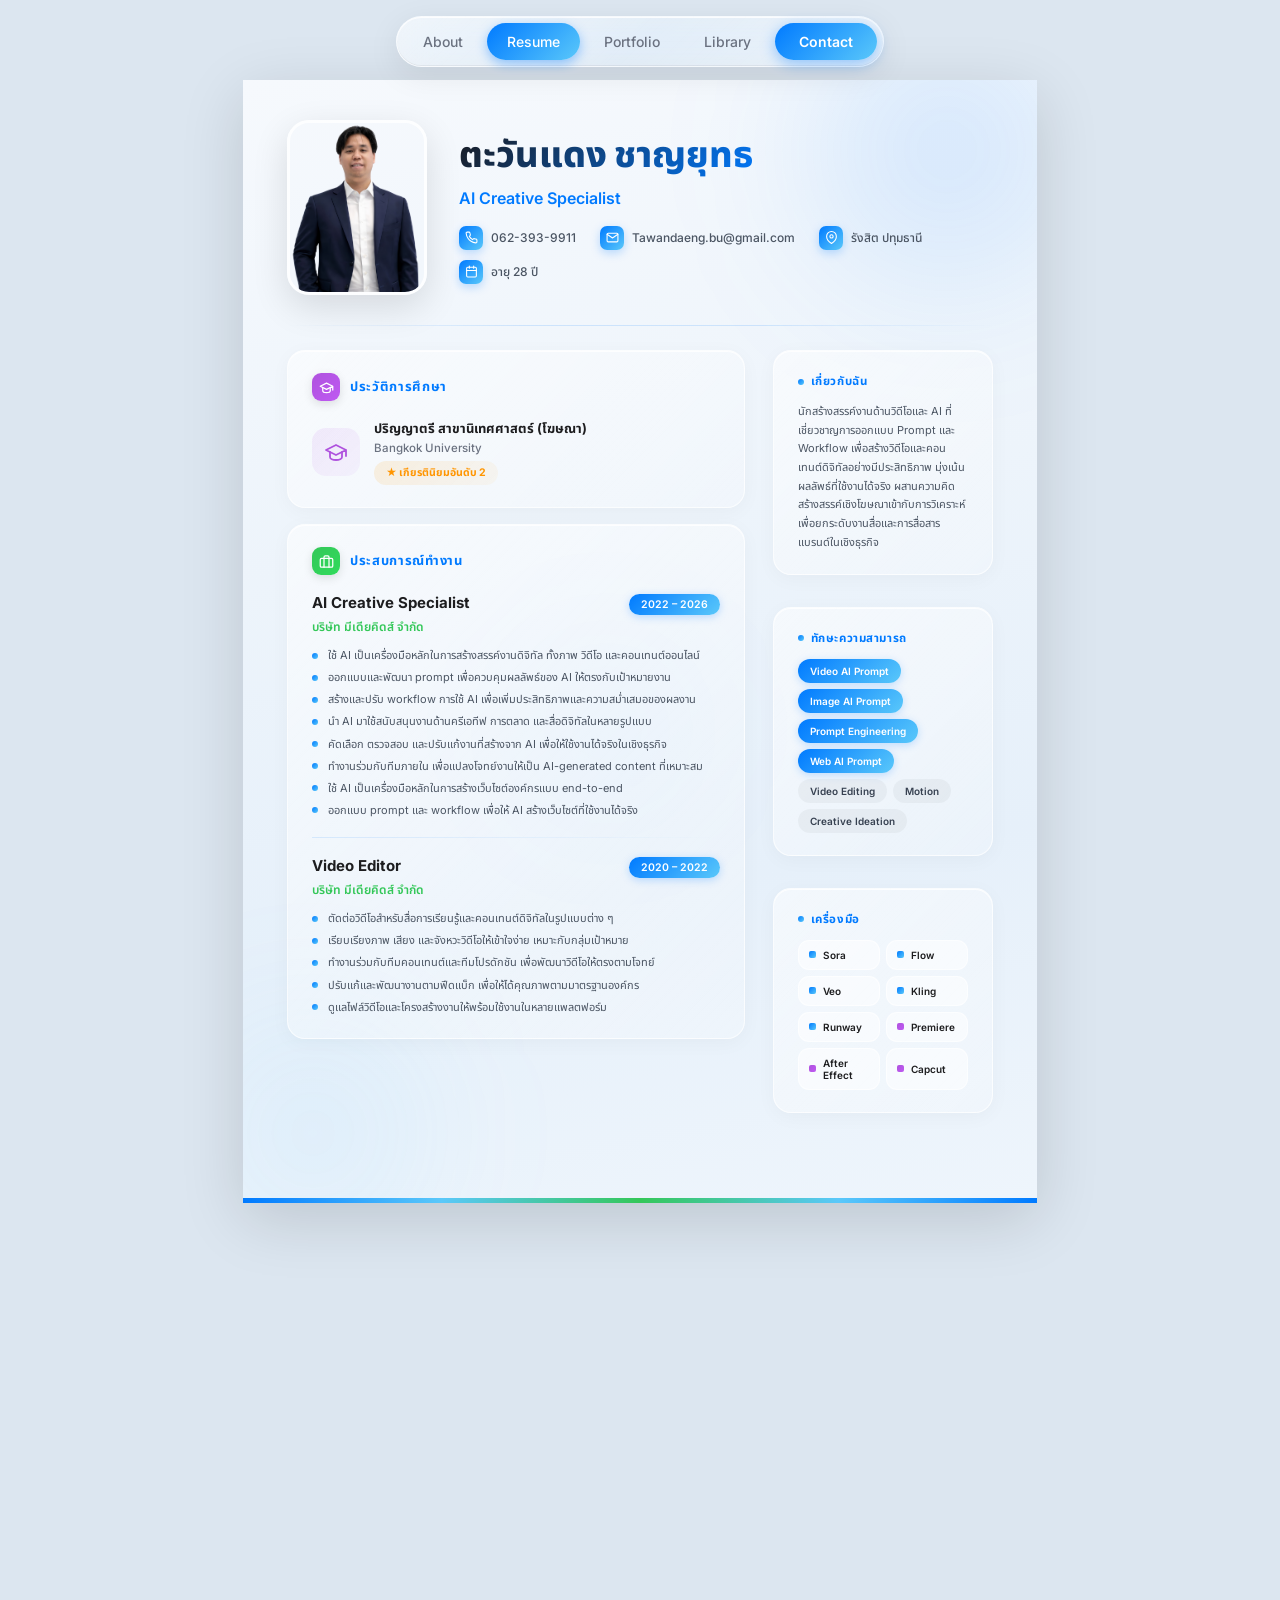
<file: resume.html>
<!DOCTYPE html>
<html lang="th">

<head>
    <meta charset="UTF-8">
    <meta name="viewport" content="width=device-width, initial-scale=1.0">
    <title>Resume - ตะวันแดง ชาญยุทธ</title>
    <link rel="preconnect" href="https://fonts.googleapis.com">
    <link rel="preconnect" href="https://fonts.gstatic.com" crossorigin>
    <link
        href="https://fonts.googleapis.com/css2?family=Inter:wght@300;400;500;600;700;800&family=Noto+Sans+Thai:wght@300;400;500;600;700;800&display=swap"
        rel="stylesheet">
    <style>
        @page {
            size: A4;
            margin: 0;
        }

        * {
            margin: 0;
            padding: 0;
            box-sizing: border-box;
        }

        body {
            font-family: 'Inter', 'Noto Sans Thai', -apple-system, sans-serif;
            -webkit-font-smoothing: antialiased;
            background: #dce6f0;
            display: flex;
            flex-direction: column;
            align-items: center;
            padding: 24px;
            padding-top: 80px;
        }

        /* Navigation */
        .site-nav {
            position: fixed;
            top: 16px;
            left: 50%;
            transform: translateX(-50%);
            z-index: 100;
            padding: 6px;
            display: flex;
            align-items: center;
            gap: 4px;
            background: linear-gradient(135deg, rgba(255, 255, 255, 0.6) 0%, rgba(255, 255, 255, 0.3) 50%, rgba(255, 255, 255, 0.5) 100%);
            backdrop-filter: blur(20px) saturate(180%);
            -webkit-backdrop-filter: blur(20px) saturate(180%);
            border: 1px solid rgba(255, 255, 255, 0.6);
            border-radius: 100px;
            box-shadow: 0 8px 32px rgba(0, 0, 0, 0.08), inset 0 1px 0 rgba(255, 255, 255, 0.8), inset 0 -1px 0 rgba(0, 0, 0, 0.05);
        }

        .nav-item {
            padding: 10px 20px;
            color: #6b7280;
            text-decoration: none;
            font-size: 14px;
            font-weight: 500;
            border-radius: 100px;
            transition: all 0.2s ease;
        }

        .nav-item:hover {
            color: #1d1d1f;
            background: rgba(255, 255, 255, 0.5);
        }

        .nav-item.active {
            color: white;
            background: linear-gradient(135deg, #007AFF, #5AC8FA);
            box-shadow: 0 4px 12px rgba(0, 122, 255, 0.4);
        }

        .nav-cta {
            padding: 10px 24px;
            background: linear-gradient(135deg, #007AFF, #5AC8FA);
            color: white;
            text-decoration: none;
            font-size: 14px;
            font-weight: 600;
            border-radius: 100px;
            transition: all 0.2s ease;
            box-shadow: 0 4px 15px rgba(0, 122, 255, 0.4);
        }

        .nav-cta:hover {
            transform: scale(1.05);
            box-shadow: 0 6px 20px rgba(0, 122, 255, 0.5);
        }

        @media print {
            .site-nav {
                display: none;
            }

            body {
                padding-top: 0;
            }
        }

        @media print {
            body {
                padding: 0;
                padding-top: 0;
                background: white;
            }

            .page {
                box-shadow: none !important;
                transform: scale(1) !important;
                margin-bottom: 0 !important;
                width: 210mm !important;
                height: 297mm !important;
                aspect-ratio: auto !important;
                max-width: none !important;
            }
        }

        .page {
            width: 210mm;
            height: 297mm;
            overflow: hidden;
            position: relative;
            background: linear-gradient(170deg, #f6f9fd 0%, #edf4fb 40%, #e6f0fa 70%, #eef5fc 100%);
            box-shadow: 0 16px 60px rgba(0, 0, 0, 0.14);
            transform: scale(2);
            transform-origin: top center;
            margin-bottom: 297mm;
        }

        /* Blobs */
        .blob {
            position: absolute;
            border-radius: 50%;
            filter: blur(70px);
            pointer-events: none;
            z-index: 0;
        }

        .b1 {
            width: 380px;
            height: 380px;
            background: radial-gradient(circle, rgba(0, 122, 255, 0.18), transparent 70%);
            top: -120px;
            right: -100px;
        }

        .b2 {
            width: 300px;
            height: 300px;
            background: radial-gradient(circle, rgba(90, 200, 250, 0.14), transparent 70%);
            bottom: -80px;
            left: -80px;
        }

        .b3 {
            width: 220px;
            height: 220px;
            background: radial-gradient(circle, rgba(0, 122, 255, 0.08), transparent 70%);
            top: 48%;
            left: 32%;
        }

        /* ═══ HERO ═══ */
        .hero {
            position: relative;
            z-index: 1;
            display: flex;
            align-items: center;
            gap: 32px;
            padding: 40px 44px 30px;
        }

        .photo {
            width: 140px;
            height: 175px;
            border-radius: 22px;
            object-fit: cover;
            object-position: top center;
            border: 3px solid rgba(255, 255, 255, 0.8);
            box-shadow: 0 12px 36px rgba(0, 0, 0, 0.12);
            flex-shrink: 0;
        }

        .hero-info {
            flex: 1;
        }

        .hero-name {
            font-size: 36px;
            font-weight: 800;
            line-height: 1.3;
            padding-bottom: 4px;
            background: linear-gradient(135deg, #1a1a1f 0%, #007AFF 60%, #5AC8FA 100%);
            -webkit-background-clip: text;
            background-clip: text;
            -webkit-text-fill-color: transparent;
            margin-bottom: 6px;
        }

        .hero-role {
            font-size: 16px;
            font-weight: 600;
            color: #007AFF;
            margin-bottom: 18px;
        }

        .hero-contacts {
            display: flex;
            flex-wrap: wrap;
            gap: 10px 24px;
        }

        .hc {
            display: flex;
            align-items: center;
            gap: 8px;
            font-size: 12px;
            color: #4b5563;
            font-weight: 500;
        }

        .hc-icon {
            width: 24px;
            height: 24px;
            background: linear-gradient(135deg, #007AFF, #5AC8FA);
            border-radius: 7px;
            display: flex;
            align-items: center;
            justify-content: center;
            flex-shrink: 0;
            box-shadow: 0 3px 10px rgba(0, 122, 255, 0.25);
        }

        .hc-icon svg {
            width: 13px;
            height: 13px;
            fill: none;
            stroke: white;
            stroke-width: 2;
            stroke-linecap: round;
            stroke-linejoin: round;
        }

        /* Separator */
        .sep {
            height: 1px;
            margin: 0 44px;
            background: linear-gradient(90deg, transparent, rgba(0, 122, 255, 0.15), rgba(0, 122, 255, 0.15), transparent);
            position: relative;
            z-index: 1;
        }

        /* ═══ BODY ═══ */
        .body {
            position: relative;
            z-index: 1;
            display: grid;
            grid-template-columns: 1fr 220px;
            gap: 0 28px;
            padding: 24px 44px 40px;
            align-items: start;
        }

        /* ═══ GLASS CARD ═══ */
        .card {
            background: linear-gradient(135deg, rgba(255, 255, 255, 0.52), rgba(255, 255, 255, 0.22));
            border: 1px solid rgba(255, 255, 255, 0.65);
            border-radius: 18px;
            padding: 22px 24px;
            box-shadow: 0 4px 20px rgba(0, 0, 0, 0.035), inset 0 1px 0 rgba(255, 255, 255, 0.8);
            margin-bottom: 16px;
        }

        .card:last-child {
            margin-bottom: 0;
        }

        /* Section header */
        .sh {
            display: flex;
            align-items: center;
            gap: 10px;
            margin-bottom: 18px;
        }

        .sh-icon {
            width: 28px;
            height: 28px;
            border-radius: 9px;
            display: flex;
            align-items: center;
            justify-content: center;
            flex-shrink: 0;
            box-shadow: 0 3px 10px rgba(0, 0, 0, 0.12);
        }

        .sh-icon svg {
            width: 15px;
            height: 15px;
            fill: none;
            stroke: white;
            stroke-width: 2;
            stroke-linecap: round;
            stroke-linejoin: round;
        }

        .sh-icon.green {
            background: linear-gradient(135deg, #34C759, #30DB5B);
        }

        .sh-icon.purple {
            background: linear-gradient(135deg, #AF52DE, #BF5AF2);
        }

        .sh-text {
            font-size: 13px;
            font-weight: 700;
            text-transform: uppercase;
            letter-spacing: 0.05em;
            color: #007AFF;
        }

        /* ═══ EXPERIENCE ═══ */
        .exp {
            margin-bottom: 18px;
        }

        .exp:last-child {
            margin-bottom: 0;
        }

        .exp-top {
            display: flex;
            justify-content: space-between;
            align-items: baseline;
            margin-bottom: 3px;
            gap: 12px;
        }

        .exp-role {
            font-size: 15px;
            font-weight: 700;
            color: #1d1d1f;
            line-height: 1.3;
        }

        .exp-date {
            font-size: 10.5px;
            font-weight: 600;
            color: white;
            padding: 4px 12px;
            background: linear-gradient(135deg, #007AFF, #5AC8FA);
            border-radius: 100px;
            white-space: nowrap;
            box-shadow: 0 2px 8px rgba(0, 122, 255, 0.25);
        }

        .exp-co {
            font-size: 12px;
            font-weight: 600;
            color: #34C759;
            margin-bottom: 10px;
        }

        .exp-list {
            list-style: none;
        }

        .exp-list li {
            position: relative;
            padding-left: 16px;
            font-size: 11px;
            color: #4b5563;
            line-height: 1.65;
            margin-bottom: 4px;
        }

        .exp-list li:last-child {
            margin-bottom: 0;
        }

        .exp-list li::before {
            content: '';
            position: absolute;
            left: 0;
            top: 6.5px;
            width: 6px;
            height: 6px;
            border-radius: 50%;
            background: linear-gradient(135deg, #007AFF, #5AC8FA);
        }

        .exp-sep {
            height: 1px;
            background: linear-gradient(90deg, rgba(0, 122, 255, 0.12), rgba(0, 122, 255, 0.06), transparent);
            margin: 18px 0;
        }

        /* ═══ EDUCATION ═══ */
        .edu {
            display: flex;
            align-items: center;
            gap: 14px;
        }

        .edu-badge {
            width: 48px;
            height: 48px;
            background: linear-gradient(135deg, rgba(175, 82, 222, 0.1), rgba(191, 90, 242, 0.06));
            border-radius: 14px;
            display: flex;
            align-items: center;
            justify-content: center;
            flex-shrink: 0;
        }

        .edu-badge svg {
            width: 24px;
            height: 24px;
            fill: none;
            stroke: #AF52DE;
            stroke-width: 1.8;
            stroke-linecap: round;
            stroke-linejoin: round;
        }

        .edu-deg {
            font-size: 13px;
            font-weight: 700;
            color: #1d1d1f;
            margin-bottom: 2px;
        }

        .edu-school {
            font-size: 11.5px;
            font-weight: 500;
            color: #6b7280;
            margin-bottom: 5px;
        }

        .edu-honor {
            display: inline-flex;
            align-items: center;
            gap: 5px;
            padding: 4px 12px;
            background: linear-gradient(135deg, rgba(255, 150, 0, 0.12), rgba(255, 179, 64, 0.06));
            border-radius: 100px;
            font-size: 10.5px;
            font-weight: 700;
            color: #FF9500;
        }

        /* ═══ RIGHT SIDEBAR ═══ */
        .right {
            display: flex;
            flex-direction: column;
            gap: 16px;
        }

        .sb-title {
            display: flex;
            align-items: center;
            gap: 7px;
            font-size: 11.5px;
            font-weight: 700;
            text-transform: uppercase;
            letter-spacing: 0.05em;
            color: #007AFF;
            margin-bottom: 12px;
        }

        .sb-dot {
            width: 6px;
            height: 6px;
            background: linear-gradient(135deg, #007AFF, #5AC8FA);
            border-radius: 50%;
        }

        .about-text {
            font-size: 11px;
            line-height: 1.7;
            color: #4b5563;
        }

        /* Skills */
        .tags {
            display: flex;
            flex-wrap: wrap;
            gap: 6px;
        }

        .tag {
            padding: 6px 12px;
            border-radius: 100px;
            font-size: 10px;
            font-weight: 600;
            background: rgba(0, 0, 0, 0.04);
            color: #374151;
        }

        .tag.hl {
            background: linear-gradient(135deg, #007AFF, #5AC8FA);
            color: white;
            box-shadow: 0 2px 8px rgba(0, 122, 255, 0.22);
        }

        /* Tools */
        .tools {
            display: grid;
            grid-template-columns: 1fr 1fr;
            gap: 6px;
        }

        .tool {
            display: flex;
            align-items: center;
            gap: 7px;
            padding: 8px 10px;
            background: rgba(255, 255, 255, 0.5);
            border: 1px solid rgba(255, 255, 255, 0.6);
            border-radius: 11px;
            font-size: 10px;
            font-weight: 600;
            color: #1d1d1f;
        }

        .tool-dot {
            width: 7px;
            height: 7px;
            border-radius: 2px;
            flex-shrink: 0;
        }

        .tool-dot.ai {
            background: linear-gradient(135deg, #007AFF, #5AC8FA);
        }

        .tool-dot.edit {
            background: linear-gradient(135deg, #AF52DE, #BF5AF2);
        }

        /* Bottom strip */
        .bottom-strip {
            position: absolute;
            bottom: 0;
            left: 0;
            right: 0;
            height: 5px;
            background: linear-gradient(90deg, #007AFF, #5AC8FA, #34C759, #5AC8FA, #007AFF);
            z-index: 2;
        }

        /* ═══ PAGE ENTRANCE ANIMATIONS ═══ */
        @keyframes pageSlideUp {
            from {
                opacity: 0;
                transform: translateY(60px) scale(0.97);
            }

            to {
                opacity: 1;
                transform: translateY(0) scale(1);
            }
        }

        @keyframes fadeSlideUp {
            from {
                opacity: 0;
                transform: translateY(30px);
            }

            to {
                opacity: 1;
                transform: translateY(0);
            }
        }

        @keyframes fadeIn {
            from {
                opacity: 0;
            }

            to {
                opacity: 1;
            }
        }

        .page {
            animation: pageSlideUp 0.8s cubic-bezier(0.16, 1, 0.3, 1) forwards;
        }

        .hero {
            animation: fadeSlideUp 0.6s ease 0.2s both;
        }

        .sep {
            animation: fadeIn 0.4s ease 0.4s both;
        }

        .left .card:nth-child(1) {
            animation: fadeSlideUp 0.5s ease 0.4s both;
        }

        .left .card:nth-child(2) {
            animation: fadeSlideUp 0.5s ease 0.55s both;
        }

        .right .card:nth-child(1) {
            animation: fadeSlideUp 0.5s ease 0.5s both;
        }

        .right .card:nth-child(2) {
            animation: fadeSlideUp 0.5s ease 0.6s both;
        }

        .right .card:nth-child(3) {
            animation: fadeSlideUp 0.5s ease 0.7s both;
        }

        .site-nav {
            animation: fadeIn 0.5s ease 0.1s both;
        }

        /* ═══ MOBILE RESPONSIVE ═══ */
        @media (max-width: 768px) {
            body {
                padding: 12px;
                padding-top: 70px;
                background: linear-gradient(180deg,
                        #f8fafc 0%,
                        #f0f7fc 25%,
                        #e8f4fc 50%,
                        #f0f8ff 75%,
                        #e4f0f8 100%);
                background-attachment: fixed;
            }

            .page {
                width: 100%;
                height: auto;
                transform: none;
                margin-bottom: 0;
                border-radius: 18px;
            }

            .hero {
                flex-direction: column;
                text-align: center;
                padding: 28px 20px 20px;
                gap: 20px;
            }

            .photo {
                width: 110px;
                height: 138px;
                border-radius: 18px;
            }

            .hero-name {
                font-size: 26px;
            }

            .hero-role {
                font-size: 14px;
            }

            .hero-contacts {
                justify-content: center;
                gap: 8px 16px;
            }

            .hc {
                font-size: 11px;
            }

            .sep {
                margin: 0 20px;
            }

            .body {
                grid-template-columns: 1fr;
                gap: 16px;
                padding: 16px 20px 28px;
            }

            .card {
                padding: 18px 20px;
                border-radius: 14px;
                margin-bottom: 12px;
            }

            .sh-icon {
                width: 24px;
                height: 24px;
                border-radius: 7px;
            }

            .sh-icon svg {
                width: 12px;
                height: 12px;
            }

            .sh-text {
                font-size: 12px;
            }

            .exp-role {
                font-size: 13px;
            }

            .exp-date {
                font-size: 9.5px;
                padding: 3px 10px;
            }

            .exp-list li {
                font-size: 10.5px;
                padding-left: 14px;
            }

            .edu-deg {
                font-size: 12px;
            }

            .edu-school {
                font-size: 11px;
            }

            .edu-badge {
                width: 40px;
                height: 40px;
            }

            .sb-title {
                font-size: 11px;
            }

            .about-text {
                font-size: 10.5px;
            }

            .tag {
                font-size: 9px;
                padding: 5px 10px;
            }

            .tool {
                font-size: 9.5px;
                padding: 6px 8px;
            }

            .site-nav {
                padding: 4px;
                gap: 2px;
            }

            .nav-item {
                padding: 8px 12px;
                font-size: 12px;
            }

            .nav-cta {
                padding: 8px 16px;
                font-size: 12px;
            }
        }
    </style>
</head>

<body>
    <!-- Navigation Bar -->
    <nav class="site-nav">
        <a href="index.html" class="nav-item">About</a>
        <a href="resume.html" class="nav-item active">Resume</a>
        <a href="index.html#portfolio" class="nav-item">Portfolio</a>
        <a href="index.html#library" class="nav-item">Library</a>
        <a href="index.html#contact" class="nav-cta">Contact</a>
    </nav>

    <div class="page">
        <div class="blob b1"></div>
        <div class="blob b2"></div>
        <div class="blob b3"></div>

        <!-- ═══ HERO ═══ -->
        <div class="hero">
            <img src="tawan.png" alt="ตะวันแดง ชาญยุทธ" class="photo">
            <div class="hero-info">
                <h1 class="hero-name">ตะวันแดง ชาญยุทธ</h1>
                <div class="hero-role">AI Creative Specialist</div>
                <div class="hero-contacts">
                    <div class="hc">
                        <div class="hc-icon"><svg viewBox="0 0 24 24">
                                <path
                                    d="M22 16.92v3a2 2 0 0 1-2.18 2 19.79 19.79 0 0 1-8.63-3.07 19.5 19.5 0 0 1-6-6 19.79 19.79 0 0 1-3.07-8.67A2 2 0 0 1 4.11 2h3a2 2 0 0 1 2 1.72c.127.96.361 1.903.7 2.81a2 2 0 0 1-.45 2.11L8.09 9.91a16 16 0 0 0 6 6l1.27-1.27a2 2 0 0 1 2.11-.45c.907.339 1.85.573 2.81.7A2 2 0 0 1 22 16.92z" />
                            </svg></div>
                        062-393-9911
                    </div>
                    <div class="hc">
                        <div class="hc-icon"><svg viewBox="0 0 24 24">
                                <path d="M4 4h16c1.1 0 2 .9 2 2v12c0 1.1-.9 2-2 2H4c-1.1 0-2-.9-2-2V6c0-1.1.9-2 2-2z" />
                                <polyline points="22,6 12,13 2,6" />
                            </svg></div>
                        Tawandaeng.bu@gmail.com
                    </div>
                    <div class="hc">
                        <div class="hc-icon"><svg viewBox="0 0 24 24">
                                <path d="M21 10c0 7-9 13-9 13s-9-6-9-13a9 9 0 0 1 18 0z" />
                                <circle cx="12" cy="10" r="3" />
                            </svg></div>
                        รังสิต ปทุมธานี
                    </div>
                    <div class="hc">
                        <div class="hc-icon"><svg viewBox="0 0 24 24">
                                <rect x="3" y="4" width="18" height="18" rx="2" ry="2" />
                                <line x1="16" y1="2" x2="16" y2="6" />
                                <line x1="8" y1="2" x2="8" y2="6" />
                                <line x1="3" y1="10" x2="21" y2="10" />
                            </svg></div>
                        อายุ 28 ปี
                    </div>
                </div>
            </div>
        </div>

        <div class="sep"></div>

        <!-- ═══ BODY ═══ -->
        <div class="body">
            <div class="left">
                <!-- ประวัติการศึกษา (Education) - moved above -->
                <div class="card">
                    <div class="sh">
                        <div class="sh-icon purple"><svg viewBox="0 0 24 24">
                                <path d="M22 10v6M2 10l10-5 10 5-10 5z" />
                                <path d="M6 12v5c0 1.657 2.686 3 6 3s6-1.343 6-3v-5" />
                            </svg></div>
                        <span class="sh-text">ประวัติการศึกษา</span>
                    </div>
                    <div class="edu">
                        <div class="edu-badge"><svg viewBox="0 0 24 24">
                                <path d="M22 10v6M2 10l10-5 10 5-10 5z" />
                                <path d="M6 12v5c0 1.657 2.686 3 6 3s6-1.343 6-3v-5" />
                            </svg></div>
                        <div>
                            <div class="edu-deg">ปริญญาตรี สาขานิเทศศาสตร์ (โฆษณา)</div>
                            <div class="edu-school">Bangkok University</div>
                            <div class="edu-honor">★ เกียรตินิยมอันดับ 2</div>
                        </div>
                    </div>
                </div>

                <!-- ประสบการณ์ทำงาน (Experience) -->
                <div class="card">
                    <div class="sh">
                        <div class="sh-icon green"><svg viewBox="0 0 24 24">
                                <rect x="2" y="7" width="20" height="14" rx="2" ry="2" />
                                <path d="M16 21V5a2 2 0 0 0-2-2h-4a2 2 0 0 0-2 2v16" />
                            </svg></div>
                        <span class="sh-text">ประสบการณ์ทำงาน</span>
                    </div>
                    <div class="exp">
                        <div class="exp-top">
                            <div class="exp-role">AI Creative Specialist</div>
                            <div class="exp-date">2022 – 2026</div>
                        </div>
                        <div class="exp-co">บริษัท มีเดียคิดส์ จำกัด</div>
                        <ul class="exp-list">
                            <li>ใช้ AI เป็นเครื่องมือหลักในการสร้างสรรค์งานดิจิทัล ทั้งภาพ วิดีโอ และคอนเทนต์ออนไลน์
                            </li>
                            <li>ออกแบบและพัฒนา prompt เพื่อควบคุมผลลัพธ์ของ AI ให้ตรงกับเป้าหมายงาน</li>
                            <li>สร้างและปรับ workflow การใช้ AI เพื่อเพิ่มประสิทธิภาพและความสม่ำเสมอของผลงาน</li>
                            <li>นำ AI มาใช้สนับสนุนงานด้านครีเอทีฟ การตลาด และสื่อดิจิทัลในหลายรูปแบบ</li>
                            <li>คัดเลือก ตรวจสอบ และปรับแก้งานที่สร้างจาก AI เพื่อให้ใช้งานได้จริงในเชิงธุรกิจ</li>
                            <li>ทำงานร่วมกับทีมภายใน เพื่อแปลงโจทย์งานให้เป็น AI-generated content ที่เหมาะสม</li>
                            <li>ใช้ AI เป็นเครื่องมือหลักในการสร้างเว็บไซต์องค์กรแบบ end-to-end</li>
                            <li>ออกแบบ prompt และ workflow เพื่อให้ AI สร้างเว็บไซต์ที่ใช้งานได้จริง</li>
                        </ul>
                    </div>
                    <div class="exp-sep"></div>
                    <div class="exp">
                        <div class="exp-top">
                            <div class="exp-role">Video Editor</div>
                            <div class="exp-date">2020 – 2022</div>
                        </div>
                        <div class="exp-co">บริษัท มีเดียคิดส์ จำกัด</div>
                        <ul class="exp-list">
                            <li>ตัดต่อวิดีโอสำหรับสื่อการเรียนรู้และคอนเทนต์ดิจิทัลในรูปแบบต่าง ๆ</li>
                            <li>เรียบเรียงภาพ เสียง และจังหวะวิดีโอให้เข้าใจง่าย เหมาะกับกลุ่มเป้าหมาย</li>
                            <li>ทำงานร่วมกับทีมคอนเทนต์และทีมโปรดักชัน เพื่อพัฒนาวิดีโอให้ตรงตามโจทย์</li>
                            <li>ปรับแก้และพัฒนางานตามฟีดแบ็ก เพื่อให้ได้คุณภาพตามมาตรฐานองค์กร</li>
                            <li>ดูแลไฟล์วิดีโอและโครงสร้างงานให้พร้อมใช้งานในหลายแพลตฟอร์ม</li>
                        </ul>
                    </div>
                </div>
            </div>

            <!-- RIGHT -->
            <div class="right">
                <div class="card">
                    <div class="sb-title"><span class="sb-dot"></span>เกี่ยวกับฉัน</div>
                    <p class="about-text">นักสร้างสรรค์งานด้านวิดีโอและ AI ที่เชี่ยวชาญการออกแบบ Prompt และ Workflow
                        เพื่อสร้างวิดีโอและคอนเทนต์ดิจิทัลอย่างมีประสิทธิภาพ มุ่งเน้นผลลัพธ์ที่ใช้งานได้จริง
                        ผสานความคิดสร้างสรรค์เชิงโฆษณาเข้ากับการวิเคราะห์
                        เพื่อยกระดับงานสื่อและการสื่อสารแบรนด์ในเชิงธุรกิจ</p>
                </div>

                <div class="card">
                    <div class="sb-title"><span class="sb-dot"></span>ทักษะความสามารถ</div>
                    <div class="tags">
                        <span class="tag hl">Video AI Prompt</span>
                        <span class="tag hl">Image AI Prompt</span>
                        <span class="tag hl">Prompt Engineering</span>
                        <span class="tag hl">Web AI Prompt</span>
                        <span class="tag">Video Editing</span>
                        <span class="tag">Motion</span>
                        <span class="tag">Creative Ideation</span>
                    </div>
                </div>

                <div class="card">
                    <div class="sb-title"><span class="sb-dot"></span>เครื่องมือ</div>
                    <div class="tools">
                        <div class="tool"><span class="tool-dot ai"></span>Sora</div>
                        <div class="tool"><span class="tool-dot ai"></span>Flow</div>
                        <div class="tool"><span class="tool-dot ai"></span>Veo</div>
                        <div class="tool"><span class="tool-dot ai"></span>Kling</div>
                        <div class="tool"><span class="tool-dot ai"></span>Runway</div>
                        <div class="tool"><span class="tool-dot edit"></span>Premiere</div>
                        <div class="tool"><span class="tool-dot edit"></span>After Effect</div>
                        <div class="tool"><span class="tool-dot edit"></span>Capcut</div>
                    </div>
                </div>
            </div>
        </div>

        <div class="bottom-strip"></div>
    </div>
</body>

</html>
</file>
